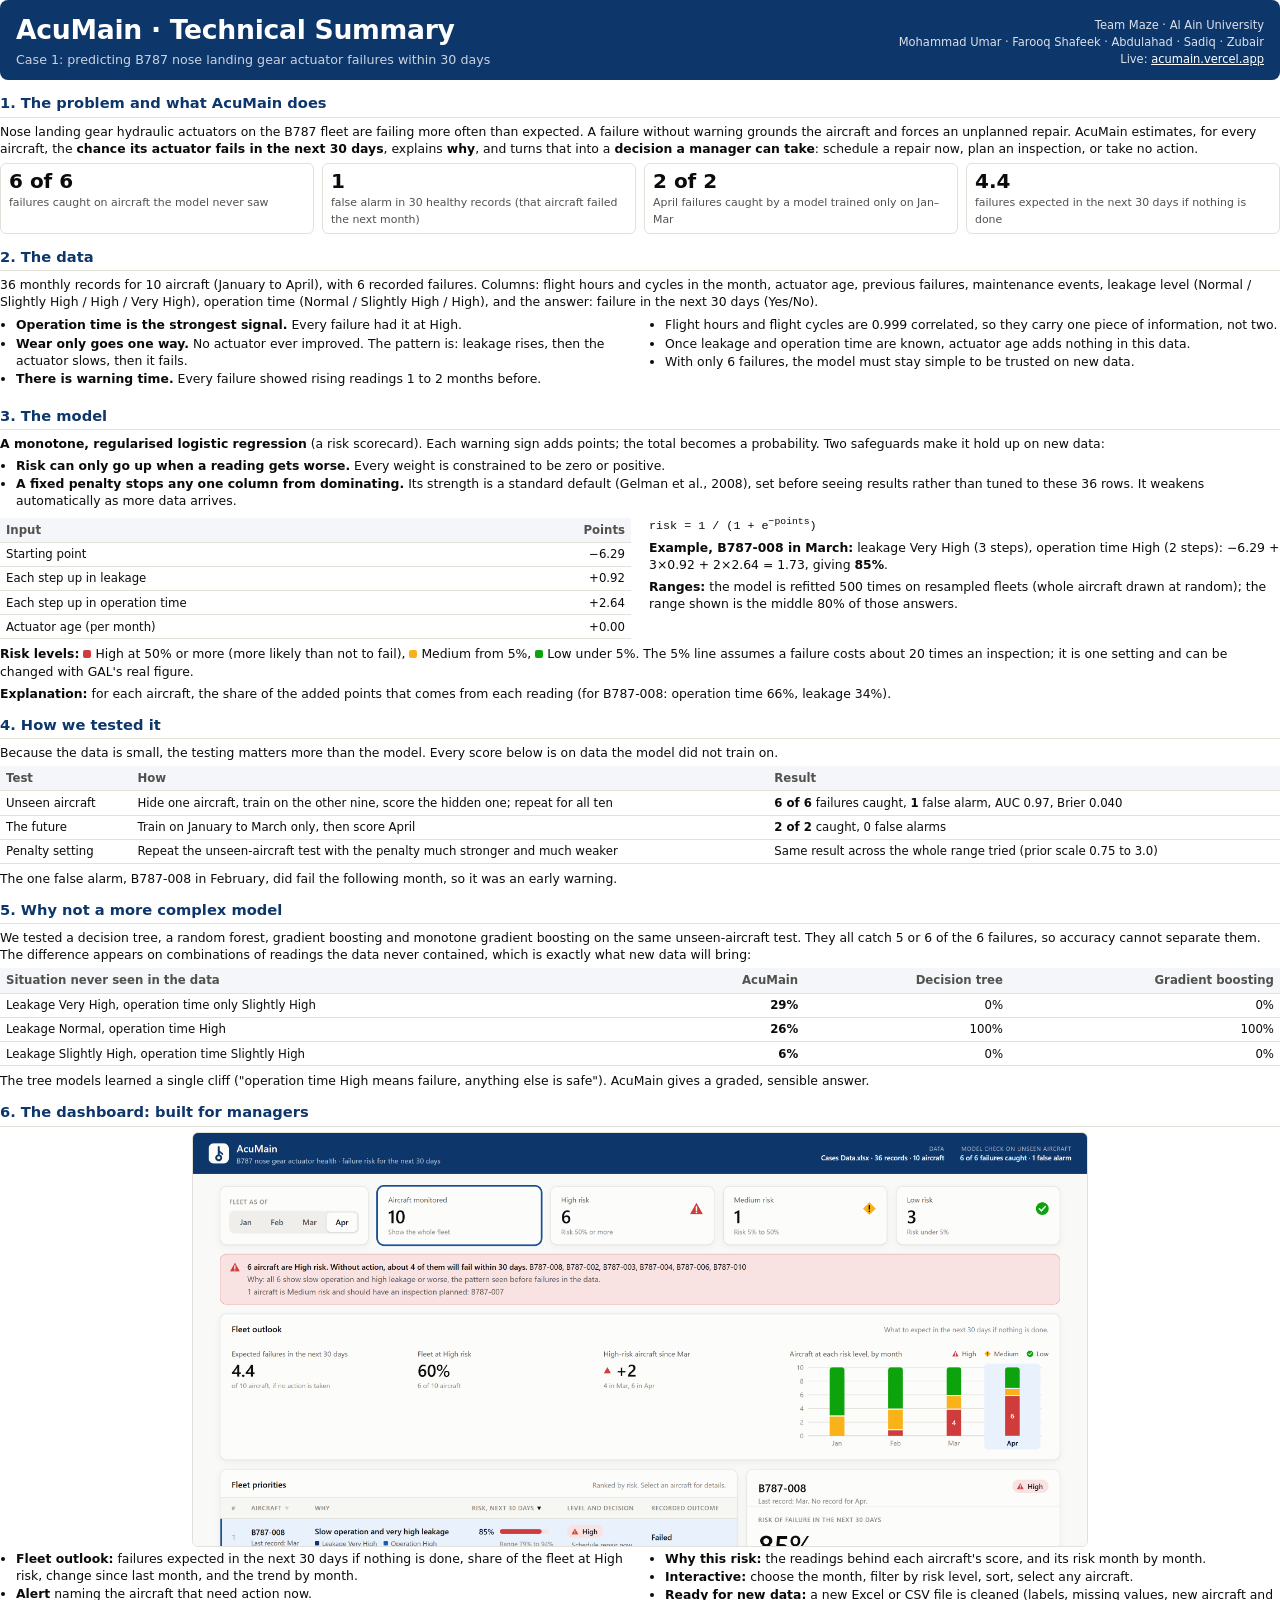
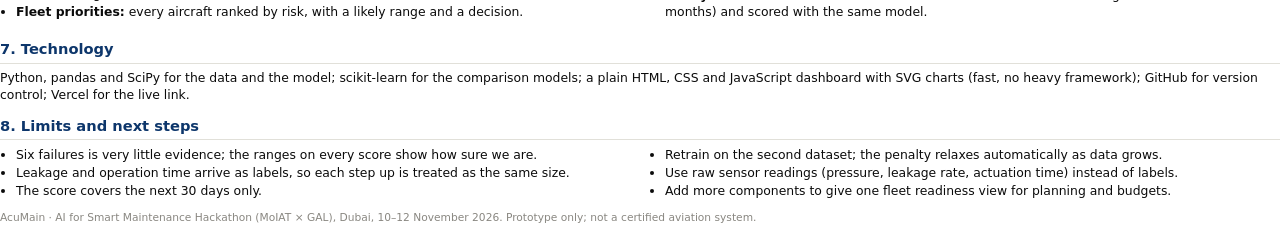
<file: deliverables/technical-summary.html>
<!doctype html>
<html lang="en">
<head>
<meta charset="utf-8">
<title>AcuMain - Technical Summary</title>
<style>
  @page { size: A4; margin: 11mm 14mm 11mm; }
  :root { --navy: #0d366b; --ink: #0b0b0b; --ink-2: #52514e; --muted: #898781; --grid: #e1e0d9; --wash: #f4f6fa;
          --critical: #d03b3b; --warning: #fab219; --good: #0ca30c; }
  * { box-sizing: border-box; }
  body { margin: 0; color: var(--ink); font: 9.3pt/1.38 system-ui, -apple-system, "Segoe UI", sans-serif; }
  header { background: var(--navy); color: #fff; padding: 12px 16px; border-radius: 8px; display: flex; justify-content: space-between; align-items: flex-end; gap: 16px; }
  header h1 { margin: 0; font-size: 20pt; font-weight: 600; letter-spacing: -0.3px; }
  header p { margin: 2px 0 0; color: rgba(255,255,255,0.78); font-size: 9.5pt; }
  header .meta { text-align: right; white-space: nowrap; font-size: 8.6pt; color: rgba(255,255,255,0.85); line-height: 1.5; }
  header a { color: #fff; }
  h2 { font-size: 11pt; color: var(--navy); margin: 13px 0 5px; padding-bottom: 3px; border-bottom: 1px solid var(--grid); }
  p { margin: 0 0 5px; }
  ul { margin: 0 0 5px; padding-left: 16px; }
  li { margin: 1px 0; }
  .two { display: grid; grid-template-columns: 1fr 1fr; gap: 0 18px; }
  table { width: 100%; border-collapse: collapse; font-size: 8.8pt; margin: 3px 0 6px; font-variant-numeric: tabular-nums; }
  th { text-align: left; font-weight: 600; color: var(--ink-2); background: var(--wash); padding: 4px 6px; border-bottom: 1px solid var(--grid); }
  td { padding: 3.5px 6px; border-bottom: 1px solid var(--grid); vertical-align: top; }
  .num { text-align: right; }
  .ours { font-weight: 600; }
  .callout { background: var(--wash); border-left: 3px solid var(--navy); padding: 6px 10px; margin: 6px 0; border-radius: 0 6px 6px 0; }
  .formula { font-family: Consolas, "Cascadia Mono", monospace; font-size: 8.8pt; }
  .kpis { display: grid; grid-template-columns: repeat(4, 1fr); gap: 8px; margin: 6px 0 2px; }
  .kpi { border: 1px solid var(--grid); border-radius: 6px; padding: 6px 8px; }
  .kpi b { display: block; font-size: 15pt; font-weight: 600; line-height: 1.15; }
  .kpi span { font-size: 8.2pt; color: var(--ink-2); }
  .shot { display: block; width: 70%; margin-left: auto !important; margin-right: auto !important; border: 1px solid var(--grid); border-radius: 6px; margin: 4px 0 2px; }
  .caption { font-size: 8.2pt; color: var(--muted); }
  .dot { display: inline-block; width: 8px; height: 8px; border-radius: 2px; margin-right: 4px; vertical-align: 0; }
  .page-break { break-before: page; }
  footer { margin-top: 6px; font-size: 8pt; color: var(--muted); }
</style>
</head>
<body>

<header>
  <div>
    <h1>AcuMain · Technical Summary</h1>
    <p>Case 1: predicting B787 nose landing gear actuator failures within 30 days</p>
  </div>
  <div class="meta">
    Team Maze · Al Ain University<br>
    Mohammad Umar · Farooq Shafeek · Abdulahad · Sadiq · Zubair<br>
    Live: <a href="https://acumain.vercel.app/">acumain.vercel.app</a>
  </div>
</header>

<h2>1. The problem and what AcuMain does</h2>
<p>Nose landing gear hydraulic actuators on the B787 fleet are failing more often than expected. A failure without warning grounds the aircraft and forces an unplanned repair. AcuMain estimates, for every aircraft, the <b>chance its actuator fails in the next 30 days</b>, explains <b>why</b>, and turns that into a <b>decision a manager can take</b>: schedule a repair now, plan an inspection, or take no action.</p>

<div class="kpis">
  <div class="kpi"><b>6 of 6</b><span>failures caught on aircraft the model never saw</span></div>
  <div class="kpi"><b>1</b><span>false alarm in 30 healthy records (that aircraft failed the next month)</span></div>
  <div class="kpi"><b>2 of 2</b><span>April failures caught by a model trained only on Jan–Mar</span></div>
  <div class="kpi"><b>4.4</b><span>failures expected in the next 30 days if nothing is done</span></div>
</div>

<h2>2. The data</h2>
<p>36 monthly records for 10 aircraft (January to April), with 6 recorded failures. Columns: flight hours and cycles in the month, actuator age, previous failures, maintenance events, leakage level (Normal / Slightly High / High / Very High), operation time (Normal / Slightly High / High), and the answer: failure in the next 30 days (Yes/No).</p>
<div class="two">
<ul>
  <li><b>Operation time is the strongest signal.</b> Every failure had it at High.</li>
  <li><b>Wear only goes one way.</b> No actuator ever improved. The pattern is: leakage rises, then the actuator slows, then it fails.</li>
  <li><b>There is warning time.</b> Every failure showed rising readings 1 to 2 months before.</li>
</ul>
<ul>
  <li>Flight hours and flight cycles are 0.999 correlated, so they carry one piece of information, not two.</li>
  <li>Once leakage and operation time are known, actuator age adds nothing in this data.</li>
  <li>With only 6 failures, the model must stay simple to be trusted on new data.</li>
</ul>
</div>

<h2>3. The model</h2>
<p><b>A monotone, regularised logistic regression</b> (a risk scorecard). Each warning sign adds points; the total becomes a probability. Two safeguards make it hold up on new data:</p>
<ul>
  <li><b>Risk can only go up when a reading gets worse.</b> Every weight is constrained to be zero or positive.</li>
  <li><b>A fixed penalty stops any one column from dominating.</b> Its strength is a standard default (Gelman et al., 2008), set before seeing results rather than tuned to these 36 rows. It weakens automatically as more data arrives.</li>
</ul>
<div class="two">
  <table>
    <tr><th>Input</th><th class="num">Points</th></tr>
    <tr><td>Starting point</td><td class="num">−6.29</td></tr>
    <tr><td>Each step up in leakage</td><td class="num">+0.92</td></tr>
    <tr><td>Each step up in operation time</td><td class="num">+2.64</td></tr>
    <tr><td>Actuator age (per month)</td><td class="num">+0.00</td></tr>
  </table>
  <div>
    <p class="formula">risk = 1 / (1 + e<sup>−points</sup>)</p>
    <p><b>Example, B787-008 in March:</b> leakage Very High (3 steps), operation time High (2 steps): −6.29 + 3×0.92 + 2×2.64 = 1.73, giving <b>85%</b>.</p>
    <p><b>Ranges:</b> the model is refitted 500 times on resampled fleets (whole aircraft drawn at random); the range shown is the middle 80% of those answers.</p>
  </div>
</div>
<p><b>Risk levels:</b> <span class="dot" style="background:var(--critical)"></span>High at 50% or more (more likely than not to fail), <span class="dot" style="background:var(--warning)"></span>Medium from 5%, <span class="dot" style="background:var(--good)"></span>Low under 5%. The 5% line assumes a failure costs about 20 times an inspection; it is one setting and can be changed with GAL's real figure.</p>
<p><b>Explanation:</b> for each aircraft, the share of the added points that comes from each reading (for B787-008: operation time 66%, leakage 34%).</p>

<h2>4. How we tested it</h2>
<p>Because the data is small, the testing matters more than the model. Every score below is on data the model did not train on.</p>
<table>
  <tr><th>Test</th><th>How</th><th>Result</th></tr>
  <tr><td>Unseen aircraft</td><td>Hide one aircraft, train on the other nine, score the hidden one; repeat for all ten</td><td><b>6 of 6</b> failures caught, <b>1</b> false alarm, AUC 0.97, Brier 0.040</td></tr>
  <tr><td>The future</td><td>Train on January to March only, then score April</td><td><b>2 of 2</b> caught, 0 false alarms</td></tr>
  <tr><td>Penalty setting</td><td>Repeat the unseen-aircraft test with the penalty much stronger and much weaker</td><td>Same result across the whole range tried (prior scale 0.75 to 3.0)</td></tr>
</table>
<p>The one false alarm, B787-008 in February, did fail the following month, so it was an early warning.</p>

<h2>5. Why not a more complex model</h2>
<p>We tested a decision tree, a random forest, gradient boosting and monotone gradient boosting on the same unseen-aircraft test. They all catch 5 or 6 of the 6 failures, so accuracy cannot separate them. The difference appears on combinations of readings the data never contained, which is exactly what new data will bring:</p>
<table>
  <tr><th>Situation never seen in the data</th><th class="num ours">AcuMain</th><th class="num">Decision tree</th><th class="num">Gradient boosting</th></tr>
  <tr><td>Leakage Very High, operation time only Slightly High</td><td class="num ours">29%</td><td class="num">0%</td><td class="num">0%</td></tr>
  <tr><td>Leakage Normal, operation time High</td><td class="num ours">26%</td><td class="num">100%</td><td class="num">100%</td></tr>
  <tr><td>Leakage Slightly High, operation time Slightly High</td><td class="num ours">6%</td><td class="num">0%</td><td class="num">0%</td></tr>
</table>
<p>The tree models learned a single cliff ("operation time High means failure, anything else is safe"). AcuMain gives a graded, sensible answer.</p>

<h2>6. The dashboard: built for managers</h2>
<img class="shot" src="screenshots/dashboard-slide.png" alt="AcuMain dashboard">
<div class="two">
<ul>
  <li><b>Fleet outlook:</b> failures expected in the next 30 days if nothing is done, share of the fleet at High risk, change since last month, and the trend by month.</li>
  <li><b>Alert</b> naming the aircraft that need action now.</li>
  <li><b>Fleet priorities:</b> every aircraft ranked by risk, with a likely range and a decision.</li>
</ul>
<ul>
  <li><b>Why this risk:</b> the readings behind each aircraft's score, and its risk month by month.</li>
  <li><b>Interactive:</b> choose the month, filter by risk level, sort, select any aircraft.</li>
  <li><b>Ready for new data:</b> a new Excel or CSV file is cleaned (labels, missing values, new aircraft and months) and scored with the same model.</li>
</ul>
</div>

<h2>7. Technology</h2>
<p>Python, pandas and SciPy for the data and the model; scikit-learn for the comparison models; a plain HTML, CSS and JavaScript dashboard with SVG charts (fast, no heavy framework); GitHub for version control; Vercel for the live link.</p>

<h2>8. Limits and next steps</h2>
<div class="two">
<ul>
  <li>Six failures is very little evidence; the ranges on every score show how sure we are.</li>
  <li>Leakage and operation time arrive as labels, so each step up is treated as the same size.</li>
  <li>The score covers the next 30 days only.</li>
</ul>
<ul>
  <li>Retrain on the second dataset; the penalty relaxes automatically as data grows.</li>
  <li>Use raw sensor readings (pressure, leakage rate, actuation time) instead of labels.</li>
  <li>Add more components to give one fleet readiness view for planning and budgets.</li>
</ul>
</div>

<footer>AcuMain · AI for Smart Maintenance Hackathon (MoIAT × GAL), Dubai, 10–12 November 2026. Prototype only; not a certified aviation system.</footer>
</body>
</html>
</file>
